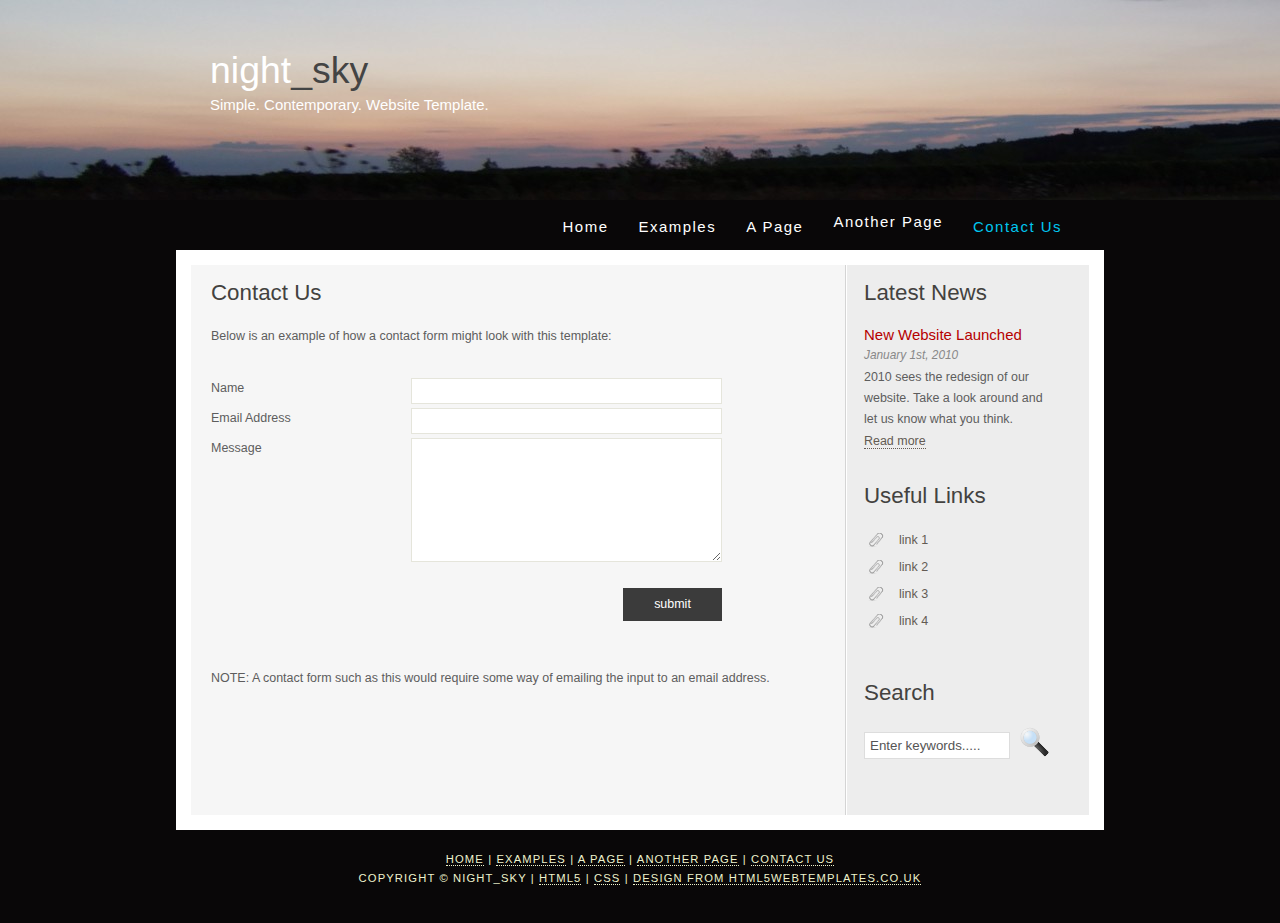
<file: contact.html>
<!DOCTYPE HTML>
<html>

<head>
  <title>night_sky - contact us</title>
  <meta name="description" content="website description" />
  <meta name="keywords" content="website keywords, website keywords" />
  <meta http-equiv="content-type" content="text/html; charset=windows-1252" />
  <link rel="stylesheet" type="text/css" href="style/style.css" />
</head>

<body>
  <div id="main">
    <div id="header">
      <div id="logo">
        <div id="logo_text">
          <!-- class="logo_colour", allows you to change the colour of the text -->
          <h1><a href="index.html">night<span class="logo_colour">_sky</span></a></h1>
          <h2>Simple. Contemporary. Website Template.</h2>
        </div>
      </div>
      <div id="menubar">
        <ul id="menu">
          <!-- put class="selected" in the li tag for the selected page - to highlight which page you're on -->
          <li><a href="index.html">Home</a></li>
          <li><a href="examples.html">Examples</a></li>
          <li><a href="page.html">A Page</a></li>
          <li><a href="another_page.html">Another Page</a></li>
          <li class="selected"><a href="contact.html">Contact Us</a></li>
        </ul>
      </div>
    </div>
    <div id="site_content">
      <div class="sidebar">
        <h1>Latest News</h1>
        <h4>New Website Launched</h4>
        <h5>January 1st, 2010</h5>
        <p>2010 sees the redesign of our website. Take a look around and let us know what you think.<br /><a href="#">Read more</a></p>
        <h1>Useful Links</h1>
        <ul>
          <li><a href="#">link 1</a></li>
          <li><a href="#">link 2</a></li>
          <li><a href="#">link 3</a></li>
          <li><a href="#">link 4</a></li>
        </ul>
        <h1>Search</h1>
        <form method="post" action="#" id="search_form">
          <p>
            <input class="search" type="text" name="search_field" value="Enter keywords....." />
            <input name="search" type="image" style="border: 0; margin: 0 0 -9px 5px;" src="style/search.png" alt="Search" title="Search" />
          </p>
        </form>
      </div>
      <div id="content">
        <h1>Contact Us</h1>
        <p>Below is an example of how a contact form might look with this template:</p>
        <form action="#" method="post">
          <div class="form_settings">
            <p><span>Name</span><input class="contact" type="text" name="your_name" value="" /></p>
            <p><span>Email Address</span><input class="contact" type="text" name="your_email" value="" /></p>
            <p><span>Message</span><textarea class="contact textarea" rows="8" cols="50" name="your_enquiry"></textarea></p>
            <p style="padding-top: 15px"><span>&nbsp;</span><input class="submit" type="submit" name="contact_submitted" value="submit" /></p>
          </div>
        </form>
        <p><br /><br />NOTE: A contact form such as this would require some way of emailing the input to an email address.</p>
      </div>
    </div>
    <div id="footer">
      <p><a href="index.html">Home</a> | <a href="examples.html">Examples</a> | <a href="page.html">A Page</a> | <a href="another_page.html">Another Page</a> | <a href="contact.html">Contact Us</a></p>
      <p>Copyright &copy; night_sky | <a href="http://validator.w3.org/check?uri=referer">HTML5</a> | <a href="http://jigsaw.w3.org/css-validator/check/referer">CSS</a> | <a href="http://www.html5webtemplates.co.uk">design from HTML5webtemplates.co.uk</a></p>
    </div>
  </div>
</body>
</html>
</file>
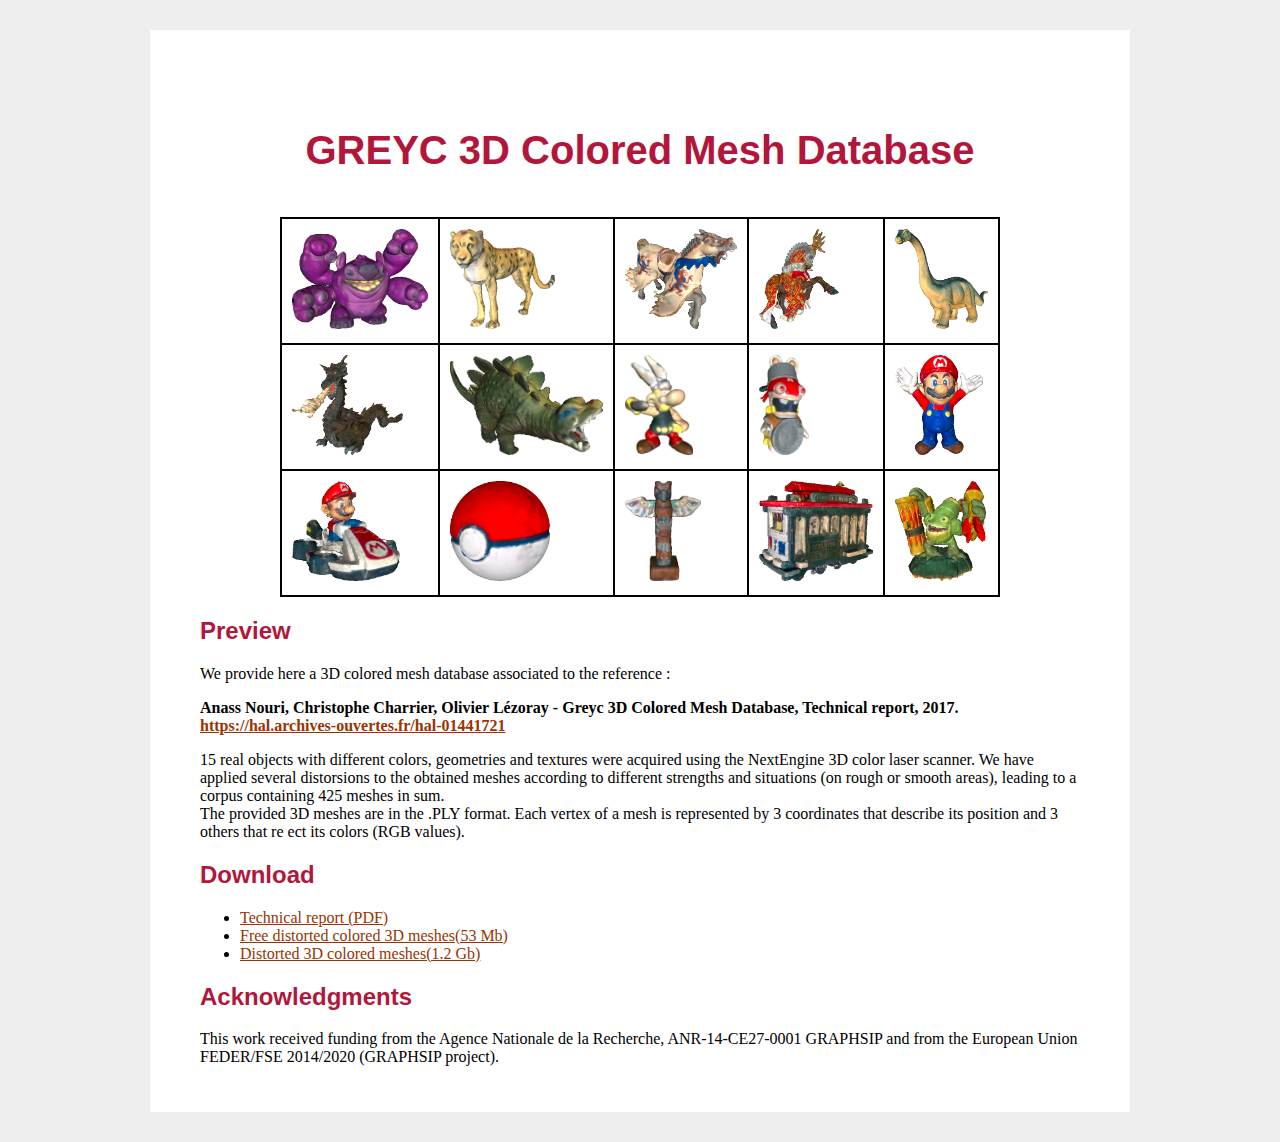
<file: database.html>
<!DOCTYPE html>
<html lang="en-US">
<head>
  <meta http-equiv="Content-Type" content="text/html; charset=utf-8">
  <meta charset="UTF-8">
  <link href="style_database.css" rel="stylesheet" media="all">
  <title>Greyc 3D Colored Mesh Database</title>
</head>

<body>
<h1 align="center" style="color:#B2173B">GREYC 3D Colored Mesh Database</h1>

<div >
  <table align="center">
    <tr>
      <td>
           <img height="100" src="image_database/4main00.png"/>
      </td>
      <td>
           <img height="100" src="image_database/jaguar00.png"/>
      </td>
      <td>
           <img height="100" src="image_database/cheval_blanc_simp00.png"/>
      </td>
      <td>
           <img height="100" width="80" src="image_database/cheval_rouge00.png"/>
      </td>
      <td>
           <img height="100" src="image_database/dinosaur_long_vert00.png"/>
      </td>       
    </tr>

        <tr>
      <td>
           <img height="100" src="image_database/dragon_geom00.png"/>
      </td>
      <td>
           <img height="100" src="image_database/dyno_vert.png"/>
      </td>
      <td>
           <img height="100" src="image_database/asterix00.png"/>
      </td>
      <td>
           <img height="100" width="50" src="image_database/lapin00.png"/>
      </td>
      <td>
           <img height="100" src="image_database/mario_debout00.png"/>
      </td>       
    </tr>

        <tr>
      <td>
           <img height="100" src="image_database/mario_petite_voiture00.png"/>
      </td>
      <td>
           <img height="100" src="image_database/pokemon_ball00.png"/>
      </td>
      <td>
           <img height="100" src="image_database/statue00.png"/>
      </td>

      <td>
           <img height="100" src="image_database/cable_car00.png"/>
      </td>
      
      <td>
           <img height="100" src="image_database/monstre_crayon_simp00.png"/>
      </td>
          
    </tr>
 

  </table>
  
</div>  

 
<h2 style="color:#B2173B">Preview</h2>
<div>
  <p>
    We provide here a 3D colored mesh database associated to the reference :
  </p>

  <p class="reference">
     Anass Nouri, Christophe Charrier, Olivier Lézoray - Greyc 3D Colored Mesh Database, Technical report, 2017.
     <a href="https://hal.archives-ouvertes.fr/hal-01441721">https://hal.archives-ouvertes.fr/hal-01441721</a>
  </p>

  <p>15 real objects with different colors, geometries and textures were acquired using the NextEngine 3D color laser scanner. We have applied several distorsions to the obtained meshes according to different strengths and situations (on rough or smooth areas), leading to a corpus containing 425 meshes in sum.</br>
The provided 3D meshes are in the .PLY format. Each vertex of a mesh is represented by 3 coordinates that
describe its position and 3 others that re
ect its colors (RGB values). 
</p>

 
</div>

<h2 style="color:#B2173B">Download</h2>

<ul>
  <li>
    <a href="https://hal.archives-ouvertes.fr/hal-01441721/file/Technical_report.pdf">Technical report (PDF)</a>
  </li>
    <li>
    <a href="https://downloads.greyc.fr/Greyc3DColoredMeshDatabase/Reference_3D_colored_meshes.zip">Free distorted colored 3D meshes(53 Mb)</a>
  </li>
     <li>
    <a href="https://downloads.greyc.fr/Greyc3DColoredMeshDatabase/Distorted_3D_colored_meshes.zip">Distorted 3D colored meshes(1.2 Gb)</a>
  </li>
</ul>  
 

<h2 style="color:#B2173B">Acknowledgments</h2>

<p>
  This work received funding from the Agence Nationale de la Recherche, ANR-14-CE27-0001 GRAPHSIP and from the European Union FEDER/FSE 2014/2020 (GRAPHSIP project).
</p>

</body>
</html>
</file>
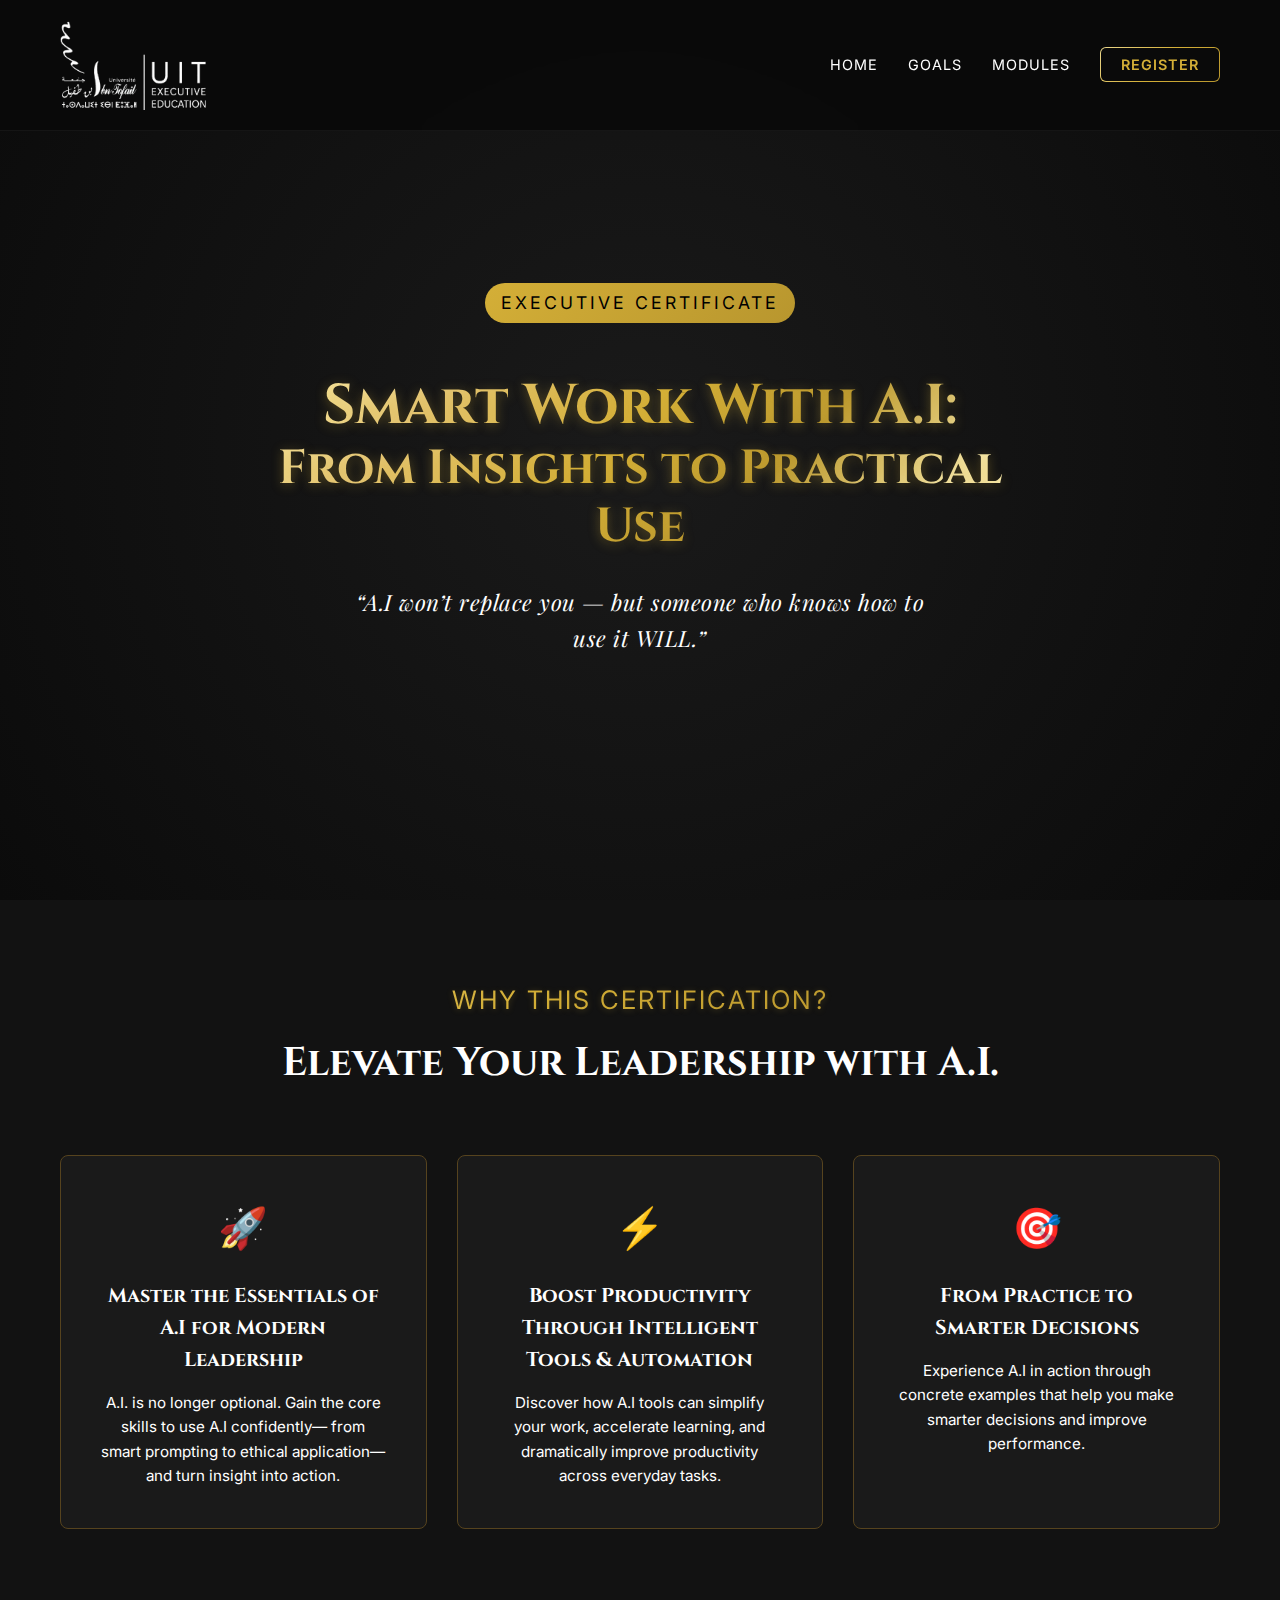
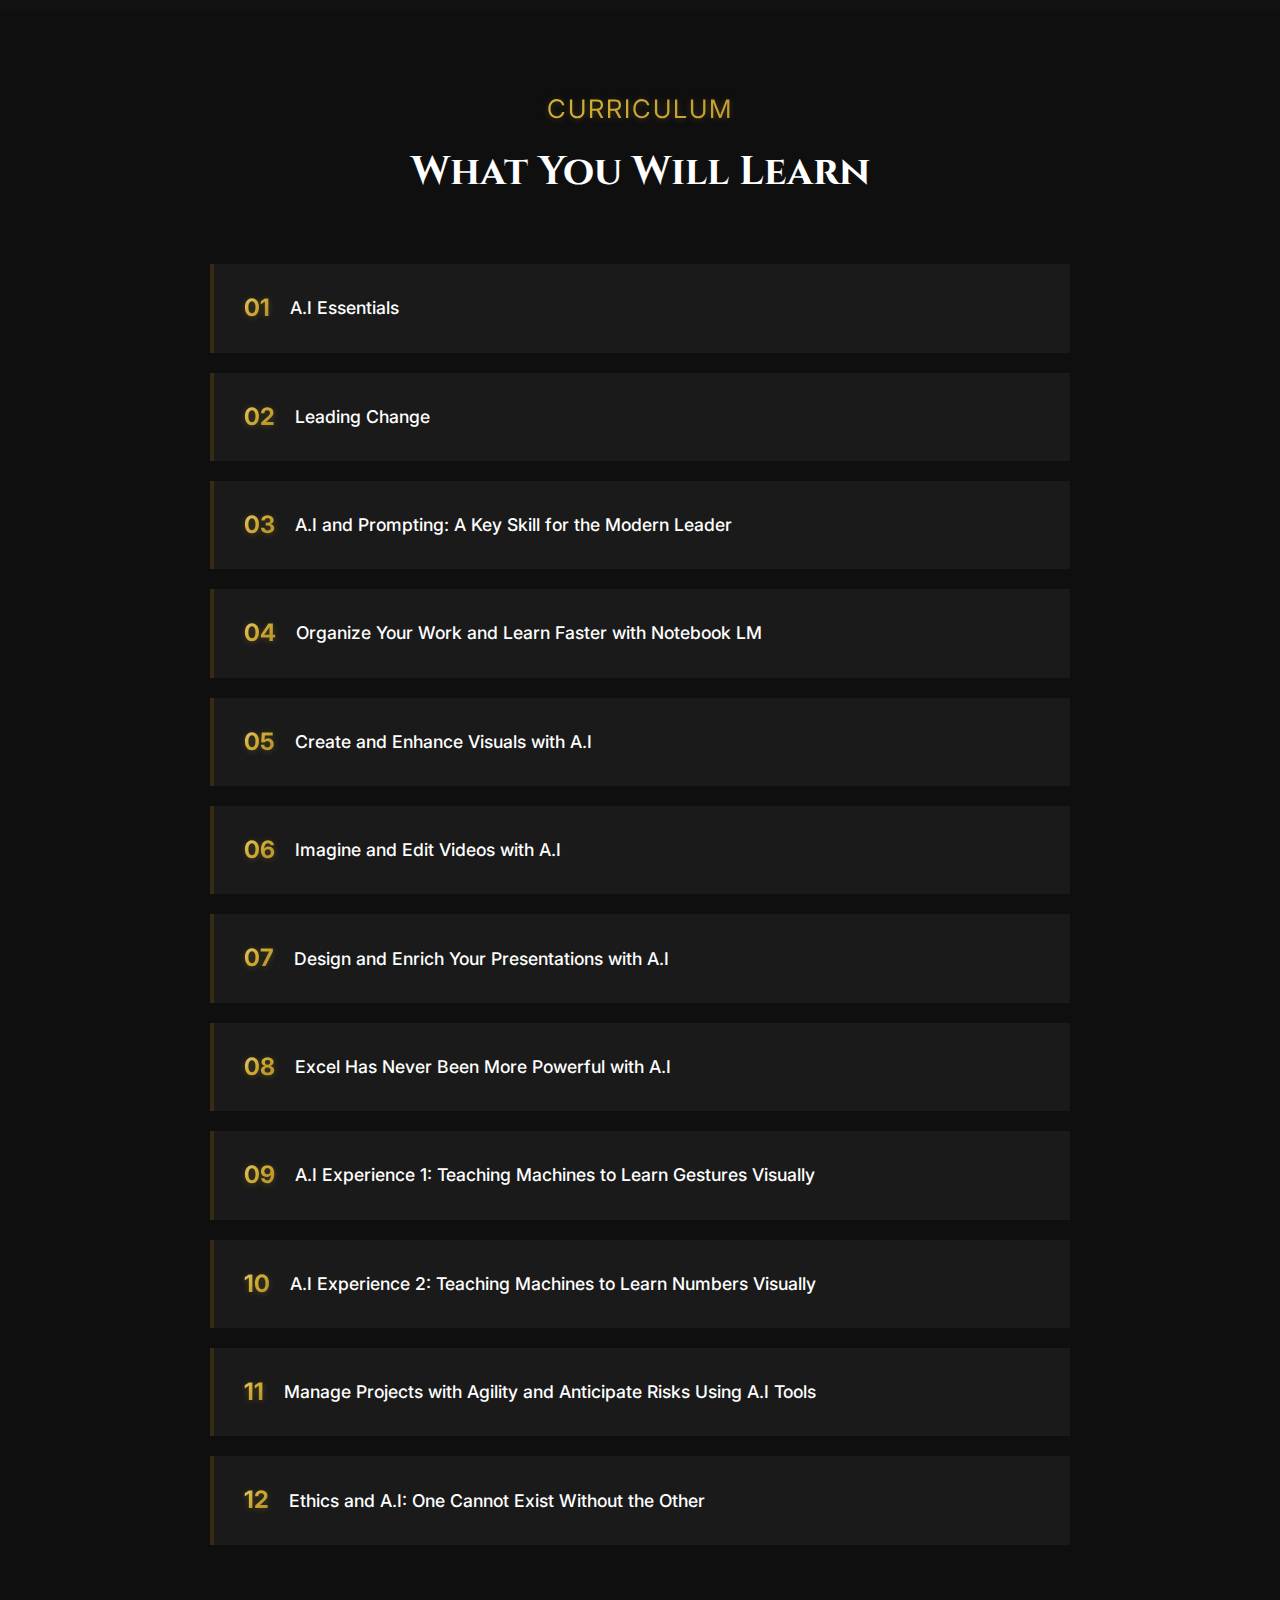
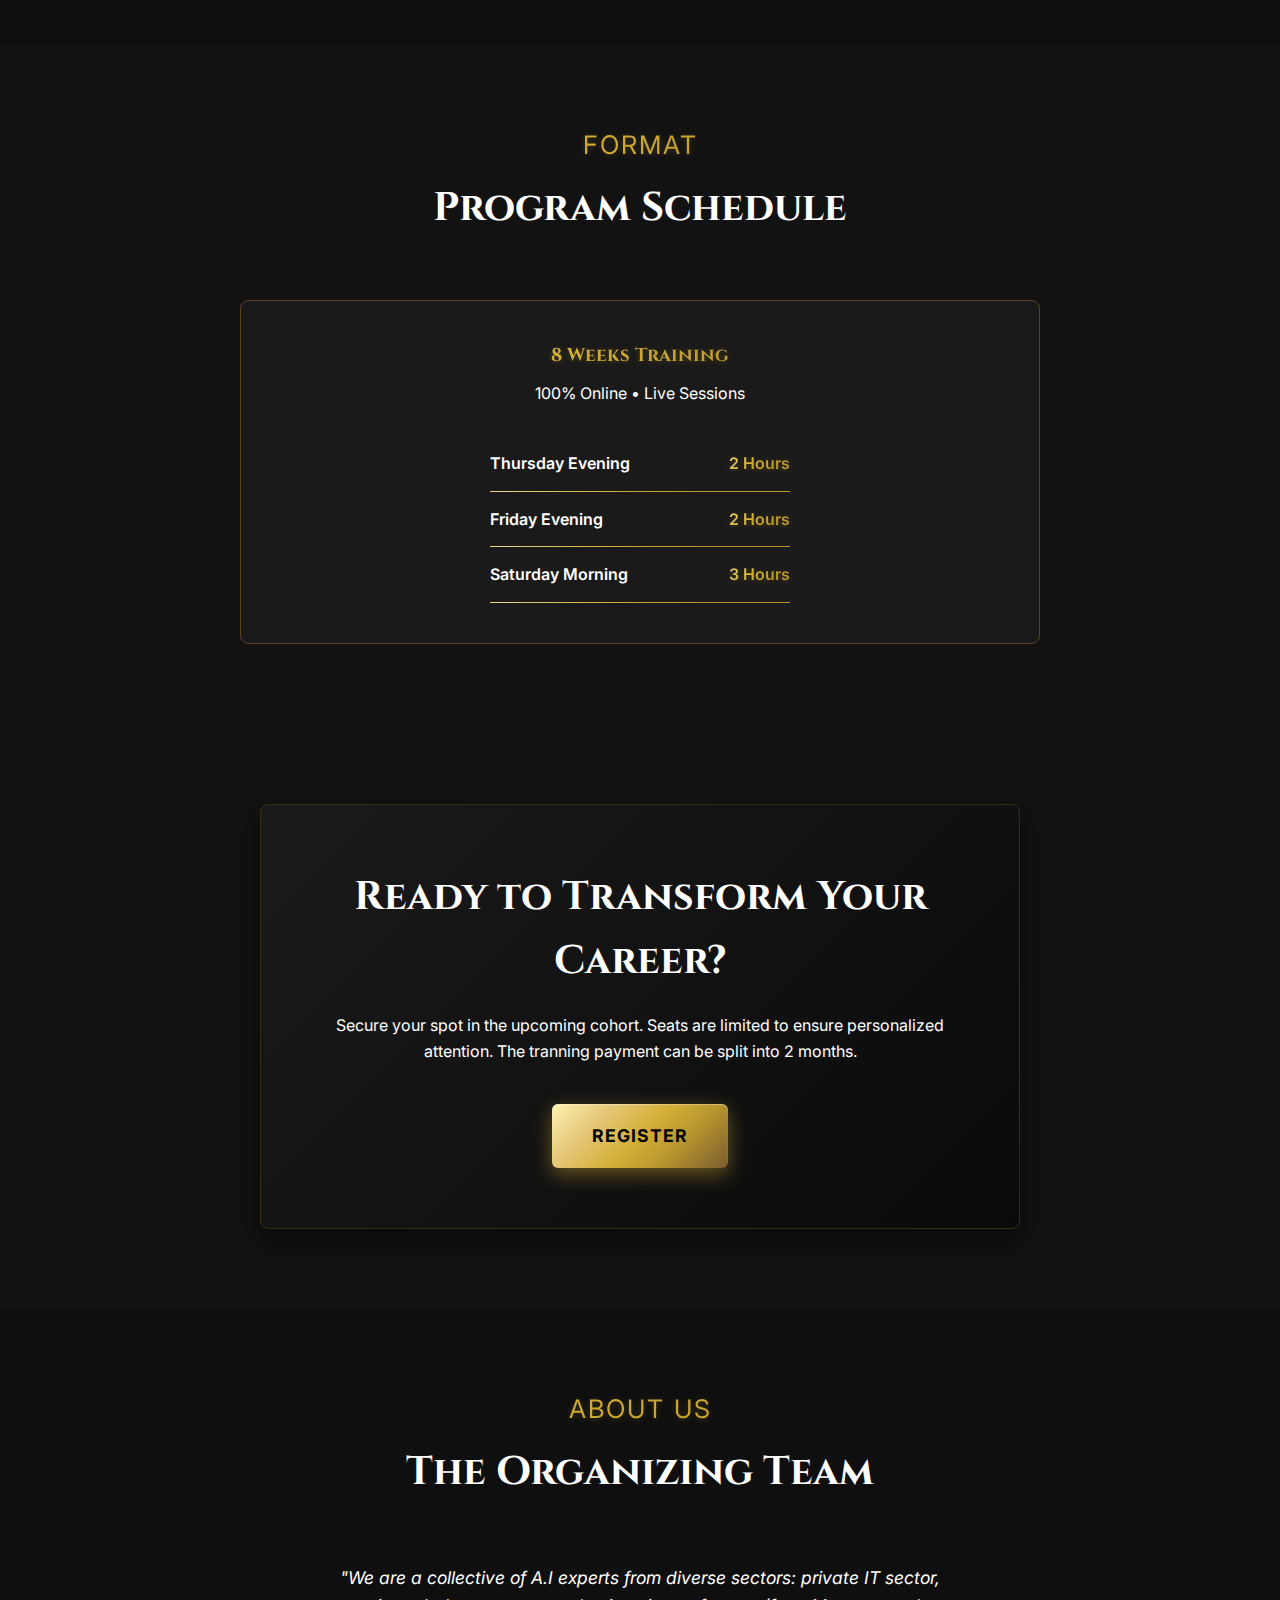
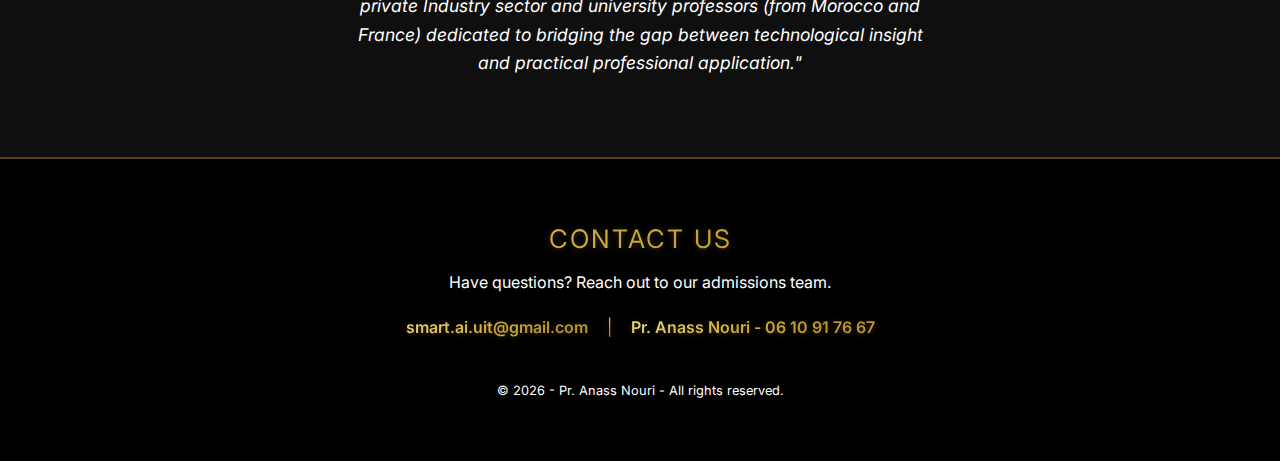
<file: executive_certificate.html>
<!DOCTYPE html>
<html lang="en">

<head>
    <meta charset="UTF-8">
    <meta name="viewport" content="width=device-width, initial-scale=1.0">
    <title>Smart Work With A.I: From Insights to Practical Use</title>
    <meta name="description"
        content="Executive Certification focused on Artificial Intelligence tools. Master AI for productivity and decision making.">

    <!-- Fonts -->
    <link rel="preconnect" href="https://fonts.googleapis.com">
    <link rel="preconnect" href="https://fonts.gstatic.com" crossorigin>
    <link
        href="https://fonts.googleapis.com/css2?family=Cinzel:wght@400;700&family=Inter:wght@300;400;600&family=Playfair+Display:wght@400;700&display=swap"
        rel="stylesheet">

    <!-- Styles -->
    <link rel="stylesheet" href="style.css">
    <link rel="stylesheet" href="responsive.css">
</head>

<body>

    <!-- Landscape Warning Overlay -->
    <div id="rotate-warning">
        <div class="rotate-icon">⟳</div>
        <p>Please rotate your device to landscape mode for the best experience.</p>
    </div>

    <!-- Navigation (Simple Sticky) -->
    <nav id="navbar">
        <div class="container nav-container">
            <a href="#hero" class="logo-link">
                <img src="logo.png" alt="Smart Work A.I." class="logo-img">
            </a>
            <ul class="nav-links">
                <li><a href="#hero">Home</a></li>
                <li><a href="#goals">Goals</a></li>
                <li><a href="#modules">Modules</a></li>
                <li><a href="#register" class="nav-cta">Register</a></li>

            </ul>
        </div>
    </nav>

    <!-- Hero Section -->
    <header id="hero">
        <div class="container hero-content">
            <span class="hero-tagline">Executive Certificate</span>
            <h1 class="hero-title">
                Smart Work With A.I:
                <span>From Insights to Practical Use</span>
            </h1>
            <p class="hero-quote">
                “A.I won’t replace you — but someone who knows how to use it WILL.”
            </p>
            <!-- <a href="#register" class="btn-gold">Register Now</a>-->
        </div>
    </header>

    <!-- Goals & Overview -->
    <section id="goals">
        <div class="container">
            <div class="section-header">
                <span class="section-subtitle">Why This Certification?</span>
                <h2 class="section-title">Elevate Your Leadership with A.I.</h2>
            </div>

            <div class="goals-grid">
                <div class="goal-card">
                    <div class="goal-icon">🚀</div>
                    <h3 class="goal-title">Master the Essentials of A.I for Modern Leadership</h3>
                    <p class="goal-desc">A.I. is no longer optional. Gain the core skills to use A.I confidently— from
                        smart prompting to ethical application— and turn insight into action.</p>
                </div>
                <div class="goal-card">
                    <div class="goal-icon">⚡</div>
                    <h3 class="goal-title">Boost Productivity Through Intelligent Tools & Automation</h3>
                    <p class="goal-desc">Discover how A.I tools can simplify your work, accelerate learning, and
                        dramatically improve productivity across everyday tasks.</p>
                </div>
                <div class="goal-card">
                    <div class="goal-icon">🎯</div>
                    <h3 class="goal-title">From Practice to Smarter Decisions</h3>
                    <p class="goal-desc">Experience A.I in action through concrete examples that help you make smarter
                        decisions and improve performance.</p>
                </div>
            </div>
        </div>
    </section>

    <!-- Modules / Curriculum -->
    <section id="modules" style="background-color: #0f0f0f;">
        <div class="container modules-container">
            <div class="section-header">
                <span class="section-subtitle">Curriculum</span>
                <h2 class="section-title">What You Will Learn</h2>
            </div>

            <div class="module-item">
                <span class="module-number">01</span>
                <span class="module-title">A.I Essentials</span>
            </div>
            <div class="module-item">
                <span class="module-number">02</span>
                <span class="module-title">Leading Change</span>
            </div>
            <div class="module-item">
                <span class="module-number">03</span>
                <span class="module-title">A.I and Prompting: A Key Skill for the Modern Leader</span>
            </div>
            <div class="module-item">
                <span class="module-number">04</span>
                <span class="module-title">Organize Your Work and Learn Faster with Notebook LM</span>
            </div>
            <div class="module-item">
                <span class="module-number">05</span>
                <span class="module-title">Create and Enhance Visuals with A.I</span>
            </div>
            <div class="module-item">
                <span class="module-number">06</span>
                <span class="module-title">Imagine and Edit Videos with A.I</span>
            </div>
            <div class="module-item">
                <span class="module-number">07</span>
                <span class="module-title">Design and Enrich Your Presentations with A.I</span>
            </div>
            <div class="module-item">
                <span class="module-number">08</span>
                <span class="module-title">Excel Has Never Been More Powerful with A.I</span>
            </div>
            <div class="module-item">
                <span class="module-number">09</span>
                <span class="module-title">A.I Experience 1: Teaching Machines to Learn Gestures Visually</span>
            </div>
            <div class="module-item">
                <span class="module-number">10</span>
                <span class="module-title">A.I Experience 2: Teaching Machines to Learn Numbers Visually</span>
            </div>
            <div class="module-item">
                <span class="module-number">11</span>
                <span class="module-title">Manage Projects with Agility and Anticipate Risks Using A.I Tools</span>
            </div>
            <div class="module-item">
                <span class="module-number">12</span>
                <span class="module-title">Ethics and A.I: One Cannot Exist Without the Other</span>
            </div>
        </div>
    </section>

    <!-- Duration & Format -->
    <section id="duration">
        <div class="container">
            <div class="section-header">
                <span class="section-subtitle">Format</span>
                <h2 class="section-title">Program Schedule</h2>
            </div>
            <div class="duration-card">
                <h3 class="gold-shiny" style="margin-bottom: 10px;">8 Weeks Training</h3>
                <p style="color: #fff;">100% Online • Live Sessions</p>

                <div class="schedule-list">
                    <div class="schedule-item">
                        <span class="schedule-day">Thursday Evening</span>
                        <span class="schedule-time">2 Hours</span>
                    </div>
                    <div class="schedule-item">
                        <span class="schedule-day">Friday Evening</span>
                        <span class="schedule-time">2 Hours</span>
                    </div>
                    <div class="schedule-item">
                        <span class="schedule-day">Saturday Morning</span>
                        <span class="schedule-time">3 Hours</span>
                    </div>
                </div>
            </div>
        </div>
    </section>

    <!-- Registration -->
    <section id="register">
        <div class="container" style="max-width: 800px;">
            <div class="registration-box">
                <h2 class="section-title" style="margin-bottom: 20px;">Ready to Transform Your Career?</h2>
                <p style="color: var(--text-muted); margin-bottom: 40px;">
                    Secure your spot in the upcoming cohort. Seats are limited to ensure personalized attention. The tranning payment can be split into 2 months.
                </p>
                <a href="https://docs.google.com/forms/d/e/1FAIpQLSxxxx/viewform" target="_blank" class="btn-gold"
                    style="font-size: 1.1rem; padding: 18px 40px;">
                    Register
                </a>
            </div>
        </div>
    </section>

    <!-- Who We Are -->
    <section id="team" style="background-color: #0f0f0f;">
        <div class="container">
            <div class="section-header">
                <span class="section-subtitle">About Us</span>
                <h2 class="section-title">The Organizing Team</h2>
            </div>
            <div class="team-member">
                <p class="team-desc">
                    "We are a collective of A.I experts from diverse sectors: private IT sector, private Industry sector
                    and university professors (from Morocco and France) dedicated to bridging the
                    gap between technological insight and practical professional application."
                </p>
            </div>
        </div>
    </section>

    <!-- Footer / Contact -->
    <footer>
        <div class="container footer-contact">
            <span class="section-subtitle">Contact us</span>
            <p>Have questions? Reach out to our admissions team.</p>
            <div style="margin-top: 20px;">
                <a href="mailto:smart.ai.uit@gmail.com" class="contact-link">smart.ai.uit@gmail.com</a>
                <span class="gold-shiny">|</span>
                <a href="Pr. Anass Nouri - 06 10 91 76 67" class="contact-link">Pr. Anass Nouri - 06 10 91 76 67</a>
            </div>
            <p style="margin-top: 40px; font-size: 0.8rem; opacity: 1; color: #fff;">
                &copy; 2026 - Pr. Anass Nouri - All rights reserved.
            </p>
        </div>
    </footer>

    <script src="script.js"></script>
</body>

</html>
</file>
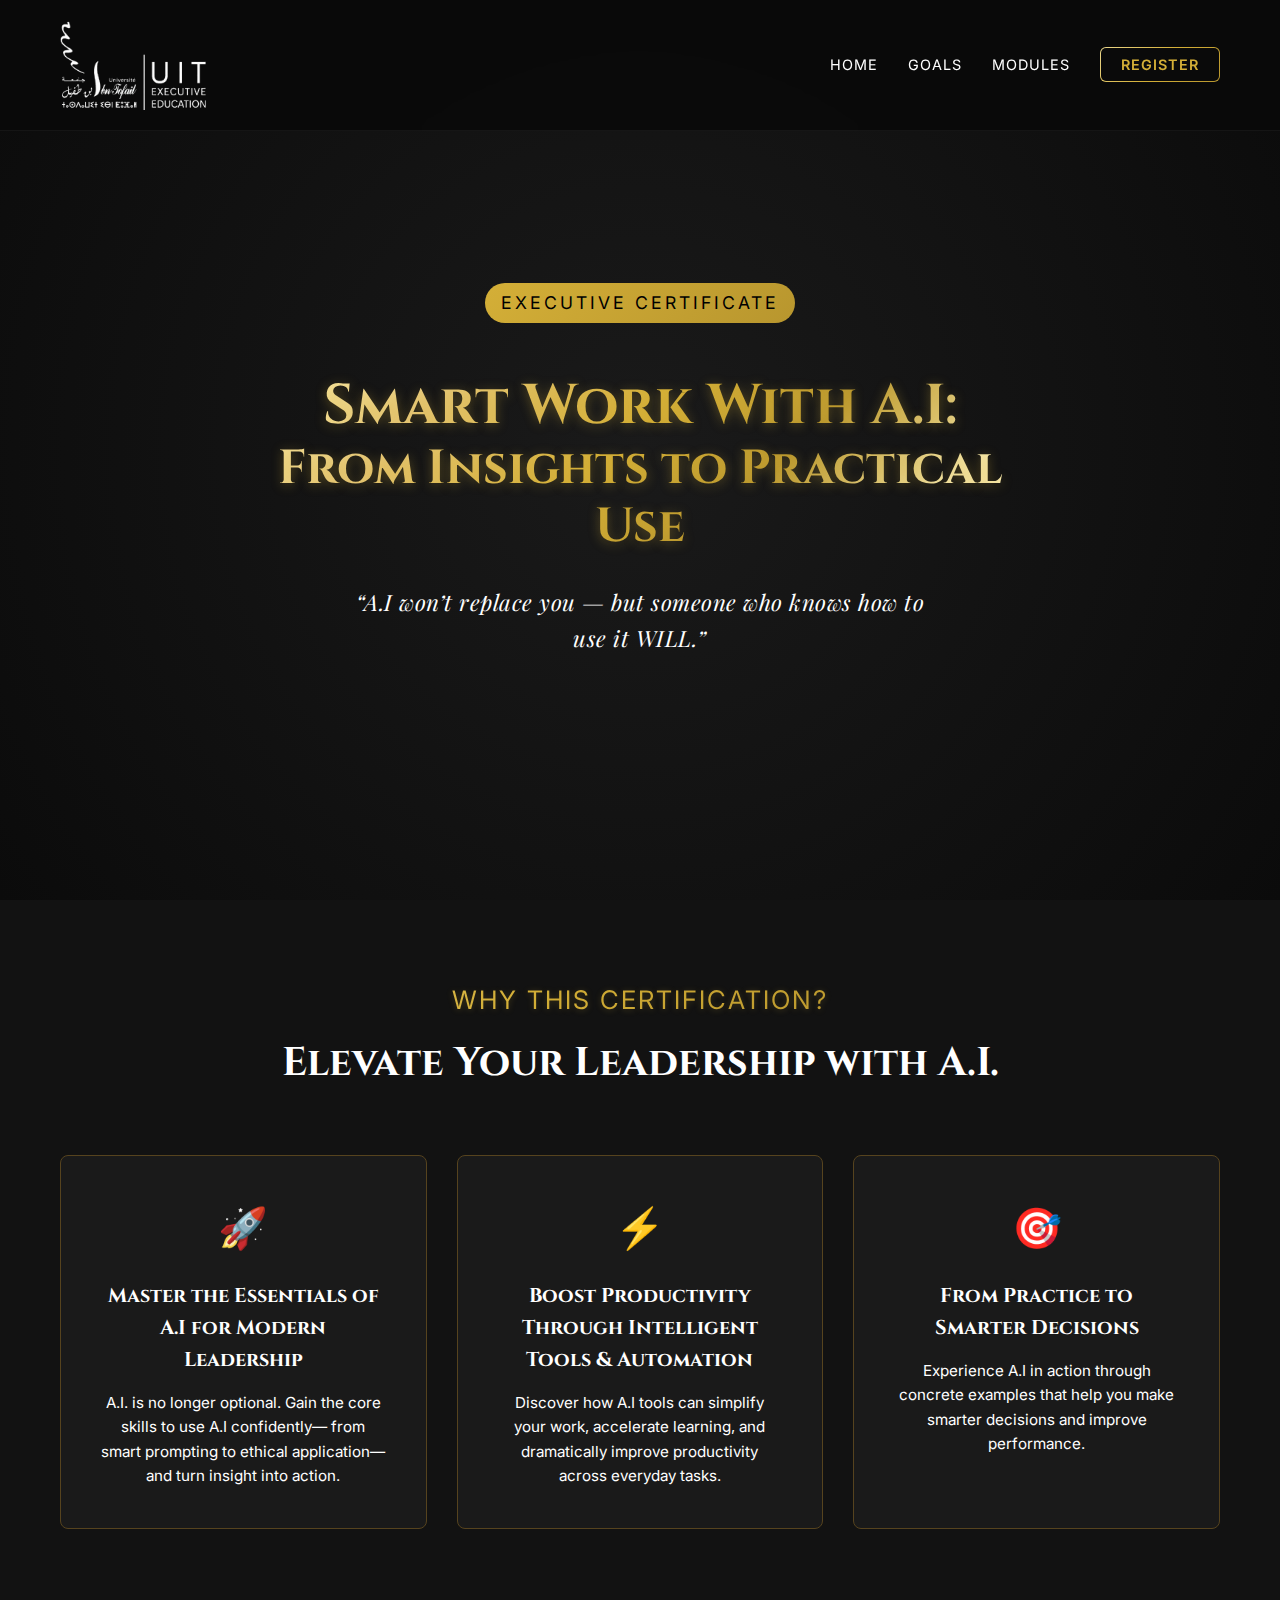
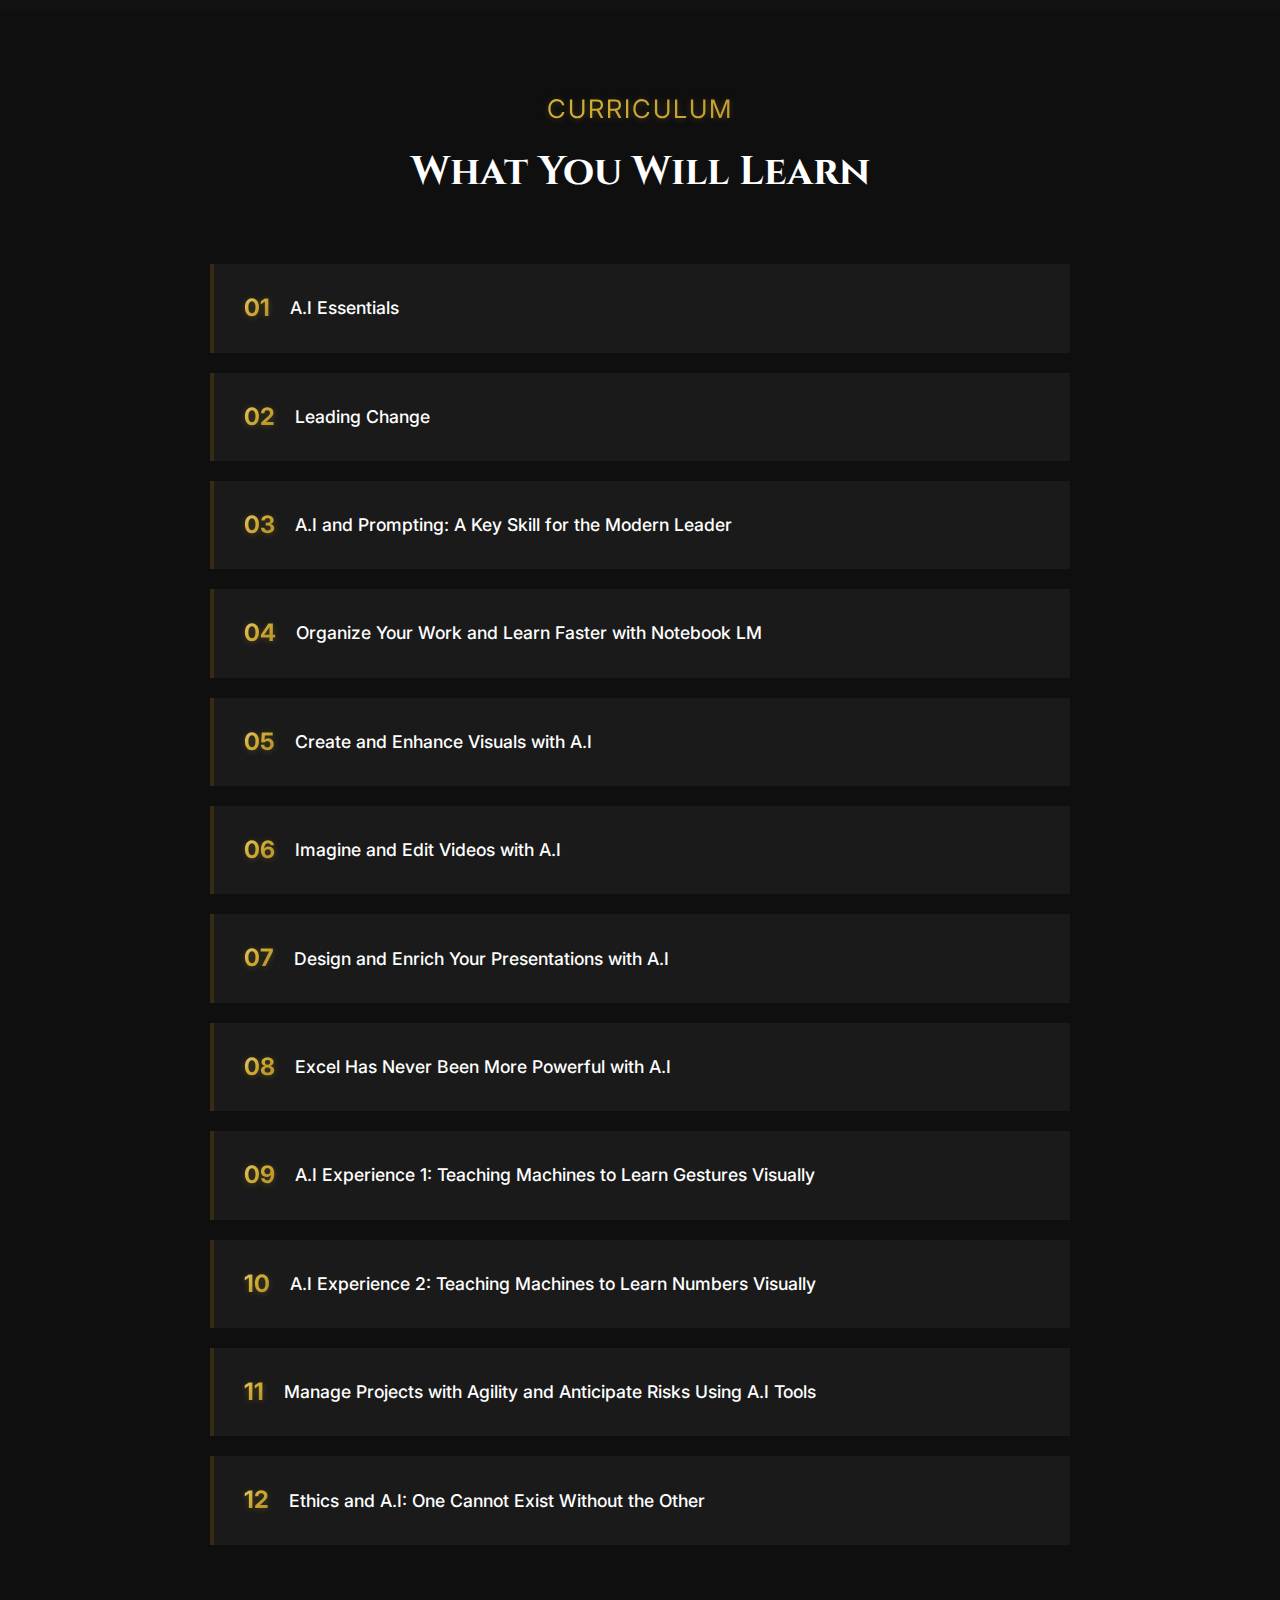
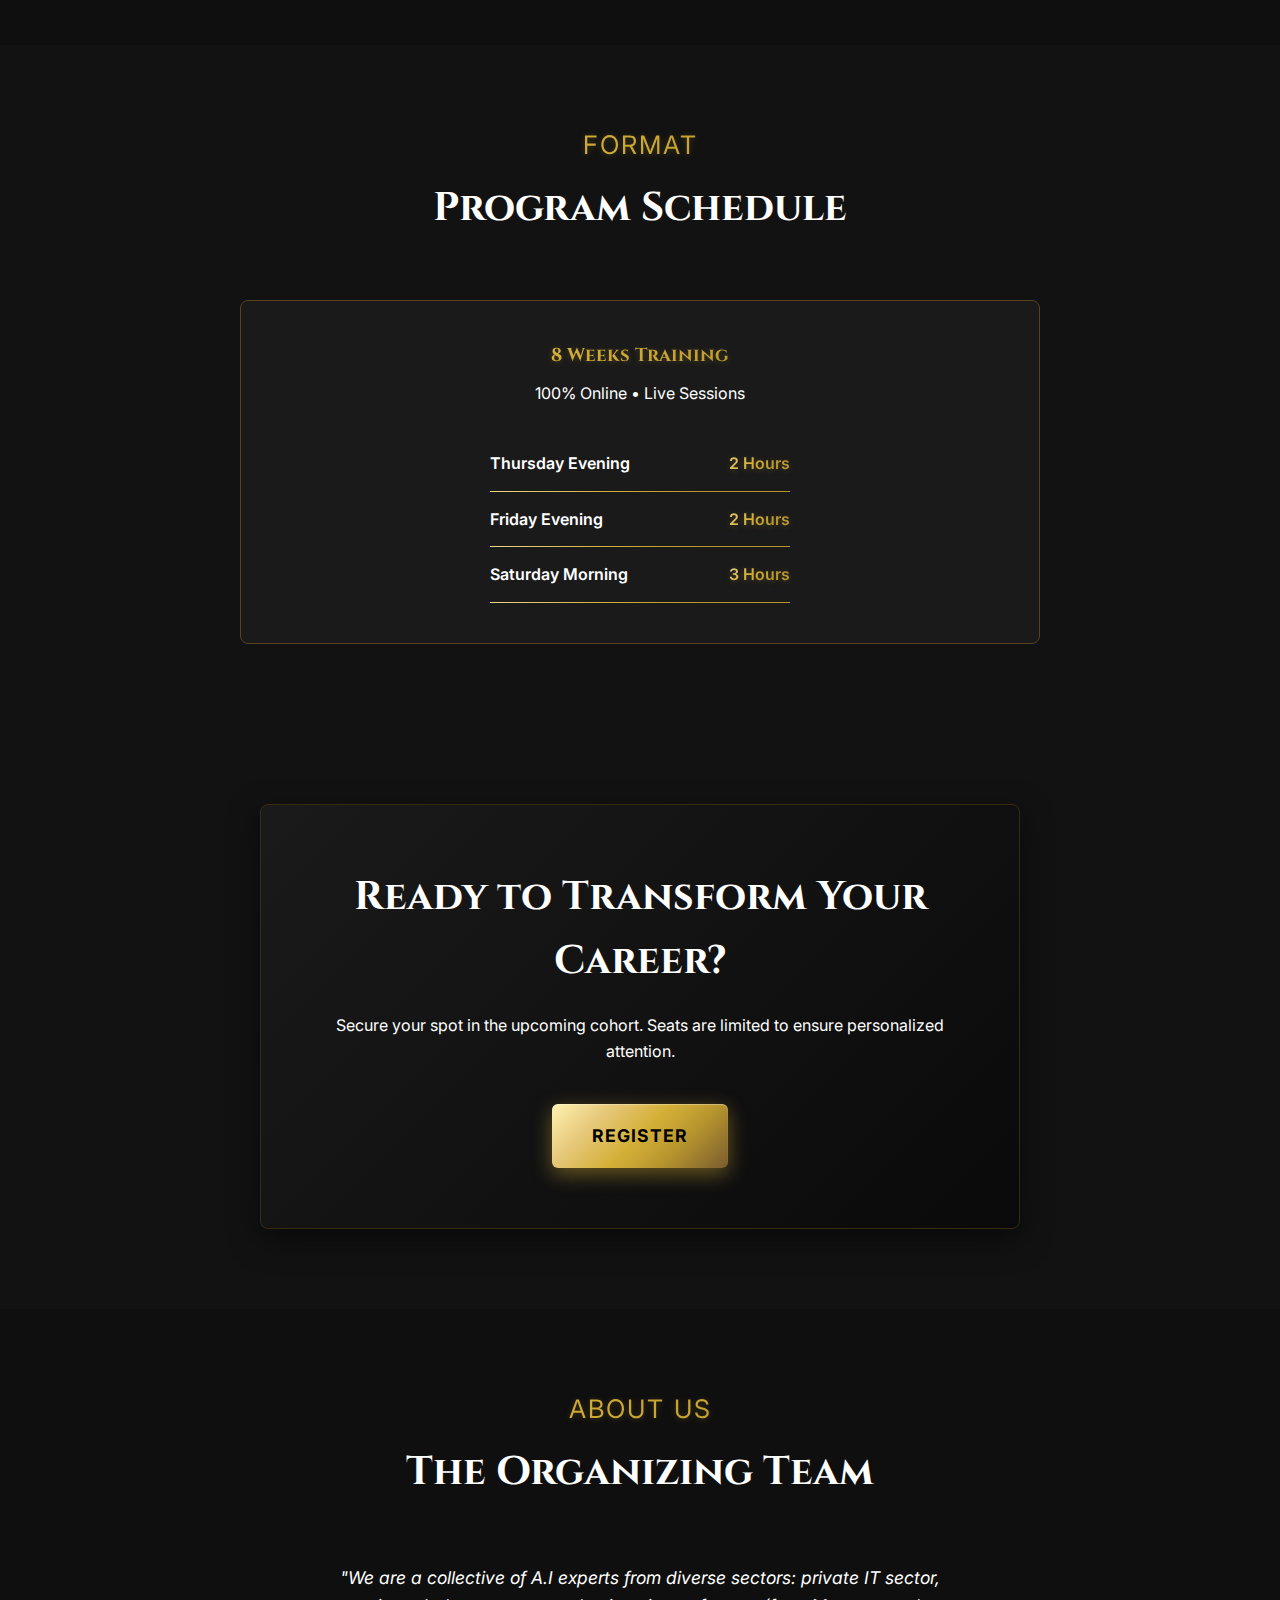
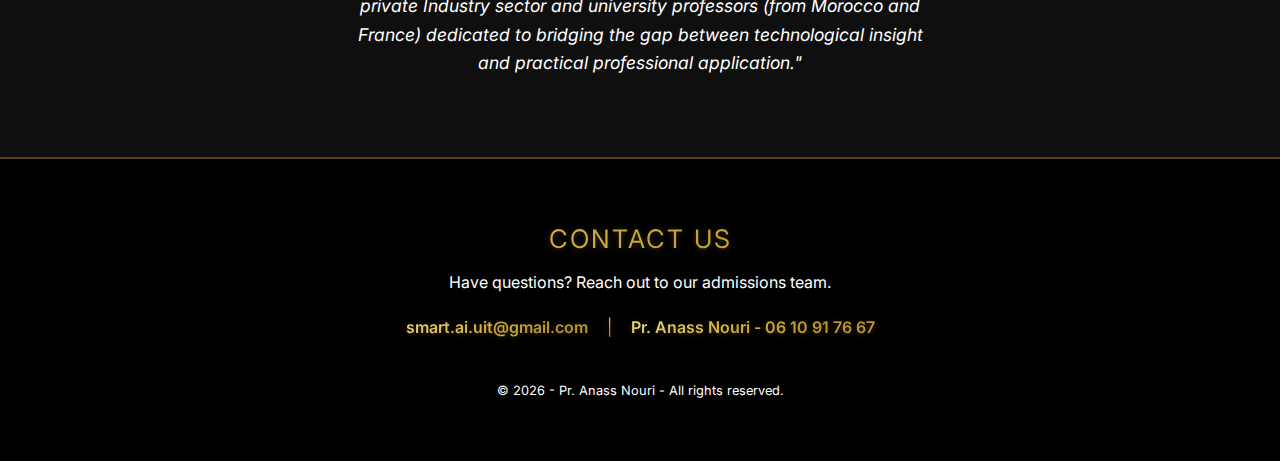
<file: executive_certificate_old.html>
<!DOCTYPE html>
<html lang="en">

<head>
    <meta charset="UTF-8">
    <meta name="viewport" content="width=device-width, initial-scale=1.0">
    <title>Smart Work With A.I: From Insights to Practical Use</title>
    <meta name="description"
        content="Executive Certification focused on Artificial Intelligence tools. Master AI for productivity and decision making.">

    <!-- Fonts -->
    <link rel="preconnect" href="https://fonts.googleapis.com">
    <link rel="preconnect" href="https://fonts.gstatic.com" crossorigin>
    <link
        href="https://fonts.googleapis.com/css2?family=Cinzel:wght@400;700&family=Inter:wght@300;400;600&family=Playfair+Display:wght@400;700&display=swap"
        rel="stylesheet">

    <!-- Styles -->
    <link rel="stylesheet" href="style.css">
</head>

<body>

    <!-- Navigation (Simple Sticky) -->
    <nav id="navbar">
        <div class="container nav-container">
            <a href="#hero" class="logo-link">
                <img src="logo.png" alt="Smart Work A.I." class="logo-img">
            </a>
            <ul class="nav-links">
                <li><a href="#hero">Home</a></li>
                <li><a href="#goals">Goals</a></li>
                <li><a href="#modules">Modules</a></li>
                <li><a href="#register" class="nav-cta">Register</a></li>

            </ul>
        </div>
    </nav>

    <!-- Hero Section -->
    <header id="hero">
        <div class="container hero-content">
            <span class="hero-tagline">Executive Certificate</span>
            <h1 class="hero-title">
                Smart Work With A.I:
                <span>From Insights to Practical Use</span>
            </h1>
            <p class="hero-quote">
                “A.I won’t replace you — but someone who knows how to use it WILL.”
            </p>
           <!-- <a href="#register" class="btn-gold">Register Now</a>-->
        </div>
    </header>

    <!-- Goals & Overview -->
    <section id="goals">
        <div class="container">
            <div class="section-header">
                <span class="section-subtitle">Why This Certification?</span>
                <h2 class="section-title">Elevate Your Leadership with A.I.</h2>
            </div>

            <div class="goals-grid">
                <div class="goal-card">
                    <div class="goal-icon">🚀</div>
                    <h3 class="goal-title">Master the Essentials of A.I for Modern Leadership</h3>
                    <p class="goal-desc">A.I. is no longer optional. Gain the core skills to use A.I confidently— from smart prompting to ethical application— and turn insight into action.</p>
                </div>
                <div class="goal-card">
                    <div class="goal-icon">⚡</div>
                    <h3 class="goal-title">Boost Productivity Through Intelligent Tools & Automation</h3>
                    <p class="goal-desc">Discover how A.I tools can simplify your work, accelerate learning, and dramatically improve productivity across everyday tasks.</p>
                </div>
                <div class="goal-card">
                    <div class="goal-icon">🎯</div>
                    <h3 class="goal-title">From Practice to Smarter Decisions</h3>
                    <p class="goal-desc">Experience A.I in action through concrete examples that help you make smarter decisions and improve performance.</p>
                </div>
            </div>
        </div>
    </section>

    <!-- Modules / Curriculum -->
    <section id="modules" style="background-color: #0f0f0f;">
        <div class="container modules-container">
            <div class="section-header">
                <span class="section-subtitle">Curriculum</span>
                <h2 class="section-title">What You Will Learn</h2>
            </div>

            <div class="module-item">
                <span class="module-number">01</span>
                <span class="module-title">A.I Essentials</span>
            </div>
            <div class="module-item">
                <span class="module-number">02</span>
                <span class="module-title">Leading Change</span>
            </div>
            <div class="module-item">
                <span class="module-number">03</span>
                <span class="module-title">A.I and Prompting: A Key Skill for the Modern Leader</span>
            </div>
            <div class="module-item">
                <span class="module-number">04</span>
                <span class="module-title">Organize Your Work and Learn Faster with Notebook LM</span>
            </div>
            <div class="module-item">
                <span class="module-number">05</span>
                <span class="module-title">Create and Enhance Visuals with A.I</span>
            </div>
            <div class="module-item">
                <span class="module-number">06</span>
                <span class="module-title">Imagine and Edit Videos with A.I</span>
            </div>
            <div class="module-item">
                <span class="module-number">07</span>
                <span class="module-title">Design and Enrich Your Presentations with A.I</span>
            </div>
            <div class="module-item">
                <span class="module-number">08</span>
                <span class="module-title">Excel Has Never Been More Powerful with A.I</span>
            </div>
            <div class="module-item">
                <span class="module-number">09</span>
                <span class="module-title">A.I Experience 1: Teaching Machines to Learn Gestures Visually</span>
            </div>
            <div class="module-item">
                <span class="module-number">10</span>
                <span class="module-title">A.I Experience 2: Teaching Machines to Learn Numbers Visually</span>
            </div>
            <div class="module-item">
                <span class="module-number">11</span>
                <span class="module-title">Manage Projects with Agility and Anticipate Risks Using A.I Tools</span>
            </div>
            <div class="module-item">
                <span class="module-number">12</span>
                <span class="module-title">Ethics and A.I: One Cannot Exist Without the Other</span>
            </div>
        </div>
    </section>

    <!-- Duration & Format -->
    <section id="duration">
        <div class="container">
            <div class="section-header">
                <span class="section-subtitle">Format</span>
                <h2 class="section-title">Program Schedule</h2>
            </div>
            <div class="duration-card">
               <h3 class="gold-shiny" style="margin-bottom: 10px;">8 Weeks Training</h3>
                <p style="color: #fff;">100% Online • Live Sessions</p>

                <div class="schedule-list">
                    <div class="schedule-item">
                        <span class="schedule-day">Thursday Evening</span>
                        <span class="schedule-time">2 Hours</span>
                    </div>
                    <div class="schedule-item">
                        <span class="schedule-day">Friday Evening</span>
                        <span class="schedule-time">2 Hours</span>
                    </div>
                    <div class="schedule-item">
                        <span class="schedule-day">Saturday Morning</span>
                        <span class="schedule-time">3 Hours</span>
                    </div>
                </div>
            </div>
        </div>
    </section>

    <!-- Registration -->
    <section id="register">
        <div class="container" style="max-width: 800px;">
            <div class="registration-box">
                <h2 class="section-title" style="margin-bottom: 20px;">Ready to Transform Your Career?</h2>
                <p style="color: var(--text-muted); margin-bottom: 40px;">
                    Secure your spot in the upcoming cohort. Seats are limited to ensure personalized attention.
                </p>
                <a href="https://forms.gle/BA69bDxt161GW2z89" target="_blank" class="btn-gold"
                    style="font-size: 1.1rem; padding: 18px 40px;">
                    Register
                </a>
            </div>
        </div>
    </section>

    <!-- Who We Are -->
    <section id="team" style="background-color: #0f0f0f;">
        <div class="container">
            <div class="section-header">
                <span class="section-subtitle">About Us</span>
                <h2 class="section-title">The Organizing Team</h2>
            </div>
            <div class="team-member">
                <p class="team-desc">
                    "We are a collective of A.I experts from diverse sectors: private IT sector, private Industry sector and university professors (from Morocco and France) dedicated to bridging the
                    gap between technological insight and practical professional application."
                </p>
            </div>
        </div>
    </section>

    <!-- Footer / Contact -->
    <footer>
        <div class="container footer-contact">
           <span class="section-subtitle">Contact us</span>
            <p>Have questions? Reach out to our admissions team.</p>
            <div style="margin-top: 20px;">
                <a href="mailto:smart.ai.uit@gmail.com" class="contact-link">smart.ai.uit@gmail.com</a>
                <span class="gold-shiny">|</span>
                <a href="Pr. Anass Nouri - 06 10 91 76 67" class="contact-link">Pr. Anass Nouri - 06 10 91 76 67</a>
            </div>
            <p style="margin-top: 40px; font-size: 0.8rem; opacity: 1; color: #fff;">
                &copy; 2026 - Pr. Anass Nouri -  All rights reserved.
            </p>
        </div>
    </footer>

    <script src="script.js"></script>
</body>

</html>
</file>
<file: style/style.css>
html{height: 100%;}

body
{ font-family: "lucida sans", arial, sans-serif;
  padding: 0px;
  margin: 0px;
  font-size: .78em;
  background: #090708;
  color: #5D5D5D;}

p
{ margin: 0px;
  padding: 0px 0px 16px 0px;
  line-height: 1.7em;}

h1, h2, h3, h4, h5, h6 
{ font: normal 179% 'century gothic', arial, sans-serif;
  color: #43423F;
  margin: 0 0 15px 0;
  padding: 15px 0 5px 0;}

h2
{ font: normal 170% 'century gothic', arial, sans-serif;
  color: #B60000;}

h3
{ font: normal 125% 'century gothic', arial, sans-serif;}

h4, h5, h6
{ margin: 0;
  padding: 0 0 5px 0;
  font: normal 120% arial, sans-serif;
  color: #B60000;}

h5, h6
{ font: italic 95% arial, sans-serif;
  color: #888;}

h6
{ color: #362C20;}

a, a:hover
{ border-bottom: 1px dotted;
  color: #635B53;
  text-decoration: none;}

a:hover
{ border-bottom: 1px solid;
  color: #00C5EE;}

img
{ border: 0px; 
  margin: 0px; 
  padding: 0px;}

a
{ outline: none;}

form
{ padding: 0; 
  margin: 0;}

.left
{ float: left;
  margin-right: 10px;}

.right
{ float: right; 
  margin-left: 10px;}

.center
{ display: block;
  text-align: center;
  margin: 0 auto;}

blockquote
{ margin: 20px 0px 20px 0px; 
  padding: 10px 20px 0px 20px;
  border: 1px solid #E5E5DB;
  background: #FFF;}

ul
{ margin: 2px 0px 18px 16px;
  padding: 0px;}

ul li
{ list-style-type: square;
  margin: 0px 0px 6px 0px; 
  padding: 0px;}

ol
{ margin: 8px 0px 0px 24px;
  padding: 0px;}

ol li
{ margin: 0px 0px 11px 0px; 
  padding: 0px;}

#site_content2, #main, #logo, #menubar, #site_content, #footer
{ margin-left: auto; 
  margin-right: auto;}

#main
{ padding-bottom: 40px;}

#header
{ background: transparent url(logo.jpg) no-repeat;}

#logo
{ width: 860px;
  position: relative;
  height: 200px;}

#logo #logo_text 
{ position: absolute; 
  top: 27px;
  left: 0;}

#logo h1, #logo h2
{ font: normal 300% 'century gothic', arial, sans-serif;
  border-bottom: 0;
  text-transform: none;
  margin: 0;}

#logo_text h1, #logo_text h1 a, #logo_text h1 a:hover 
{ padding: 22px 0 0 0;
  color: #FFF;
  text-decoration: none;
  border: 0;}

#logo_text h1 a .logo_colour
{ color: #444;}

#logo_text a:hover .logo_colour
{ color: #FFF;}

#logo_text h2
{ font-size: 120%;
  padding: 4px 0 0 0;
  color: #fff;}

#menubar
{ width: 870px;
  height: 46px;
  padding-top: 4px;
  padding-left: 4px;} 

ul#menu
{ float: right;
  margin: 0px;}

ul#menu li
{ float: left;
  margin: 5px 0 0 0;
  padding: 0 0 0 0px;
  list-style: none;}

ul#menu li a
{ letter-spacing: 0.1em;
  font-family: sans-serif;
  font-size: 120%;
  display: block; 
  float: left; 
  height: 20px;
  text-decoration: none; 
  padding: 9px 15px 5px 15px;
  text-align: center;
  color: #FFF;
  border: none;} 

ul#menu li.selected a
{ height: 20px;
  padding: 7px 15px 4px 15px;}

ul#menu li.selected
{ margin: 7px 0 0 0;}

ul#menu li.selected a, ul#menu li.selected a:hover
{ color: #00C6EF;}

ul#menu li a:hover
{ color: #00C6EF;}

#site_content
{ width: 858px;
  overflow: hidden;
  margin: 0 auto 0 auto;
  padding:  0px 20px 20px 20px;
  background: #F6F6F0 url(back.png) repeat-y;
  border: 15px solid #FFF;} 

  #site_content2
{ width: 858px;
  overflow: hidden;
  margin: 0 auto 0 auto;
   padding:  0px 20px 20px 20px;
  background-color: rgb(255,255,255) ;
   
  border: 15px solid #FFF;} 

.sidebar
{ float: right;
  width: 190px;
  padding: 0 15px 20px 15px;}

.sidebar ul
{ width: 178px; 
  padding: 4px 0 0 0; 
  margin: 4px 0 30px 0;}

.sidebar li
{ list-style: none; 
  padding: 0 0 7px 0; }

.sidebar li a, .sidebar li a:hover
{ padding: 0 0 0 35px;
  display: block;
  background: transparent url(link.png) no-repeat left center;
  border: 0;} 

.sidebar li a.selected
{ color: #444;} 

#content
{ text-align: left;
  width: 613px;
  padding: 0;}

#cl {
    counter-increment: item;
    margin-bottom: 5px;
}
#cl:before {
    margin-right: 10px;
    content: counter(item);
    background: #3364FF;
    border-radius: 100%;
    color: white;
    width: 1.2em;
    text-align: center;
    display: inline-block;
}
#content ul
{ margin: 2px 0 22px 0px;}

#content ul li
{ list-style-type: none;
  background: url(bullet.png) no-repeat;
  margin: 0 0 0 0; 
  padding: 0 0 4px 25px;
  line-height: 1.5em;}

#footer
{ width: 916px;
  font-family: 'trebuchet ms', sans-serif;
  font-size: 90%;
  height: 28px;
  padding: 20px 0 5px 0;
  text-align: center; 
  background: transparent;
  color: #EEF3CD;
  text-transform: uppercase;
  letter-spacing: 0.1em;}

ol {
  list-style: none;

}

button {
    outline: none;
    border: 1px solid #0066cc;
    color: #0066cc;
    font-size: 13px;
    background: #FFF;
 
    padding: 5px 5px;
    margin: 5px;
    border-radius: 2px;
    transition: 0.2s;
    cursor:pointer;
}

#footer p
{ padding: 0;}

#footer a, #footer a:hover
{ color: #EEF3CD;
  text-decoration: none;}

#footer a:hover
{ text-decoration: underline;}

.search
{ color: #555; 
  border: 1px solid #DDD; 
  width: 134px;
  padding: 5px;}
  
.form_settings
{ margin: 15px 0 0 0;}

.form_settings p
{ padding: 0 0 4px 0;}

.form_settings span
{ float: left; 
  width: 200px; 
  text-align: left;}
  
.form_settings input, .form_settings textarea
{ padding: 5px; 
  width: 299px; 
  font: 100% arial; 
  border: 1px solid #E5E5DB; 
  background: #FFF; 
  color: #47433F;}
  
.form_settings .submit
{ font: 100% arial; 
  border: 0; 
  width: 99px; 
  margin: 0 0 0 212px; 
  height: 33px;
  padding: 2px 0 3px 0;
  cursor: pointer; 
  background: #3B3B3B; 
  color: #FFF;}

.form_settings textarea, .form_settings select
{ font: 100% arial; 
  width: 299px;}

.form_settings select
{ width: 310px;}

.form_settings .checkbox
{ margin: 4px 0; 
  padding: 0; 
  width: 14px;
  border: 0;
  background: none;}

.separator
{ width: 100%;
  height: 0;
  border-top: 1px solid #D9D5CF;
  border-bottom: 1px solid #FFF;
  margin: 0 0 20px 0;}
  
table
{ margin: 10px 0 30px 0;}

table tr th, table tr td
{ background: #3B3B3B;
  color: #FFF;
  padding: 7px 4px;
  text-align: left;}
  
table tr td
{ background: #E5E5DB;
  color: #47433F;
  border-top: 1px solid #FFF;}

#menu {
    display: flex;
    flex-wrap: wrap;
}

#menu li:nth-last-child(-n+2) {
    margin: 0 auto;
}
</file>
<file: style_database.css>
html {
  background-color: #eeeeee; 
}

body { 
  font-family: Georgia, Book Antiqua, Palatino, Garamond, Times New Roman, Times, serif;
  color: #000;
  background-color: #ffffff; 
  margin-top: 30px; 
  margin-bottom: 30px;
  margin-left: auto;
  margin-right: auto;
  padding-left:  50px;
  padding-right: 50px;
  padding-top: 10px;
  padding-bottom: 30px;
  max-width: 55em;
}

table
{

    border-collapse: collapse; /* Les bordures du tableau seront collées (plus joli) */
}
td
{
    border: 2px solid black;
}
.reference{
  font-weight: bold;
}

a { text-decoration: underline; background-color: transparent }
a:link    { color: #930; }
a:visited { color: #660; }
a:active  { color: #c30; }
img { border: 0; }

h1,h2,h3 { font-family: Helvetica, Arial, Verdana, san-serif; }

h1{margin-top: 10%; margin-bottom: 5%; font-size: 250%;}
td { padding: 10px 10px;}
h1 a:visited,h1 a:link,.citation a{ text-decoration: none; color: black; font-weight: bold;}
h1 a:hover,.citation a:hover { text-decoration: underline; }
</file>
<file: style.css>
/* 
   Premium Dark & Gold Theme
   Identity: Luxury, Executive, High-Tech
*/

:root {
    /* Color Palette */
    /* Lighter darks as requested */
    /*--bg-dark: #1C1C1C;*/
    /*--bg-card: #282828;*/
    --bg-dark: #121212;     /* main background – almost black */
    --bg-card: #1A1A1A;     /* cards – dark gray, not black */
    /* User Requested Gold RGB(86, 67, 30) */
    --gold-primary: rgb(86, 67, 30);
    /* Calculated hover: lighter version for visibility */
    --gold-hover: rgb(126, 97, 45);
    --gold-dim: rgb(56, 43, 19);
    --text-main: #FFFFFF;
    /* REPLACED GRAY WITH WHITE/GOLD */
    --text-muted: #FFFFFF;
    --border-color: var(--gold-primary);
    /* Was gray #333 */

    /* Spacing */
    --section-padding: 80px 20px;

    /* Fonts */
    --font-heading: 'Cinzel', serif;
    --font-body: 'Inter', sans-serif;
}

* {
    box-sizing: border-box;
    margin: 0;
    padding: 0;
}

/* Footer */
footer {
    background: #000;
    padding: 60px 20px;
    border-top: 2px solid var(--gold-primary);
    /* Gold border instead of gray */
    text-align: center;
    color: #fff;
    /* White instead of muted */
}

/* Fixed selector */
.footer-contact h4 {
    color: var(--gold-primary);
    margin-bottom: 20px;
}

.contact-link {
    font-weight: 600;
    margin: 0 15px;
    text-decoration: none;

    background: linear-gradient(
        135deg,
        #EAD78C 0%,
        #D4AF37 45%,
        #B8962E 75%
    );

    -webkit-background-clip: text;
    -webkit-text-fill-color: transparent;
    background-clip: text;

    text-shadow: 0 1px 5px rgba(212, 175, 55, 0.25);
    transition: all 0.3s ease;
}


.contact-link:hover {
    color: #fff !important;
    text-decoration: underline;
}

body {
    background-color: var(--bg-dark);
    color: var(--text-main);
    font-family: var(--font-body);
    line-height: 1.6;
    overflow-x: hidden;
}

h1,
h2,
h3,
h4,
h5,
h6 {
    font-family: var(--font-heading);
    color: var(--gold-primary);
    margin-bottom: 1rem;
}

a {
    text-decoration: none;
    transition: all 0.3s ease;
}

ul {
    list-style: none;
}

.container {
    max-width: 1200px;
    margin: 0 auto;
    padding: 0 20px;
}

.btn-gold {
    display: inline-block;
    padding: 14px 32px;
    border-radius: 6px;

    background: linear-gradient(
        135deg,
        #FFF3B0 0%,
        #E6C87A 25%,
        #D4AF37 50%,
        #B8962E 70%,
        #7A5C2E 100%
    );

    color: #000;
    font-weight: 700;
    text-transform: uppercase;
    letter-spacing: 1px;

    box-shadow:
        0 6px 20px rgba(212, 175, 55, 0.45),
        inset 0 1px 1px rgba(255, 255, 255, 0.35);

    transition: all 0.3s ease;
}


.btn-gold:hover {
    background: linear-gradient(135deg, var(--gold-hover), var(--gold-primary));
    transform: translateY(-2px);
    box-shadow: 0 6px 20px rgba(212, 175, 55, 0.5);
}

/* Sections Common */
section {
    padding: var(--section-padding);
}

/* Navbar */
#navbar {
    position: fixed;
    top: 0;
    width: 100%;
    padding: 20px 0;
    background: rgba(10, 10, 10, 0.95);
    backdrop-filter: blur(10px);
    z-index: 1000;
    border-bottom: 1px solid rgba(255, 255, 255, 0.05);
    transition: all 0.3s ease;
}

#navbar.scrolled {
    padding: 15px 0;
    box-shadow: 0 4px 20px rgba(0, 0, 0, 0.5);
}

.nav-container {
    display: flex;
    justify-content: space-between;
    align-items: center;
}

.logo-link {
    display: flex;
    align-items: center;
}

.logo-img {
    height: 90px;
    /* Increased from 60px */
    width: auto;
    object-fit: contain;
    /* Removed filter to display logo as-is. If it needs inversion, we can add it back. */
}

/* User asked for logo at top left - it is already in nav-container (flex space-between) which puts it left. 
   If they want it absolute top left outside nav, I should ask, but standard is top-left of nav. 
*/
.hero-quote {
    font-family: 'Playfair Display', serif;
    font-size: 1.4rem;
    font-style: italic;
    color: var(--text-muted);

    max-width: 600px;
    margin: 0 auto 40px;

    line-height: 1.6;
    letter-spacing: 0.5px;

    position: relative;
}

.text-gold {
    color: var(--gold-primary);
}

.nav-links {
    display: flex;
    gap: 30px;
    align-items: center;
}

.nav-links a {
    color: var(--text-main);
    font-size: 0.9rem;
    text-transform: uppercase;
    letter-spacing: 1px;
}

.nav-links a:hover {
    color: var(--gold-primary);
}

.nav-cta {
    padding: 8px 20px;
    border-radius: 6px;

    border: 1px solid transparent;
    background:
        linear-gradient(#0a0a0a, #0a0a0a) padding-box,
        linear-gradient(
            135deg,
            #EAD78C,
            #D4AF37,
            #B8962E
        ) border-box;

    background-clip: padding-box, border-box;

    background-image:
        linear-gradient(#0a0a0a, #0a0a0a),
        linear-gradient(
            135deg,
            #EAD78C,
            #D4AF37,
            #B8962E
        );

    color: #D4AF37 !important;
    font-weight: 600;
    text-transform: uppercase;
    letter-spacing: 1px;

    transition: all 0.3s ease;
}

#goals {
    scroll-margin-top: 80px; /* ajuste selon la hauteur de ta navbar */
}

#modules {
    scroll-margin-top: 80px; /* ajuste selon la hauteur de ta navbar */
}

#register {
    scroll-margin-top: 80px; /* ajuste selon la hauteur de ta navbar */
}

.nav-cta:hover {
    background: var(--gold-primary);
    color: #000 !important;
}

/* Hero Section */
#hero {
    height: 100vh;
    display: flex;
    align-items: center;
    background: radial-gradient(circle at center, #1A1A1A 0%, #0B0B0B 100%);
    text-align: center;
    position: relative;
    overflow: hidden;
}

#hero::before {
    content: '';
    position: absolute;
    top: 0;
    left: 0;
    width: 100%;
    height: 100%;
    background: url('https://www.transparenttextures.com/patterns/cubes.png');
    /* Subtle texture placeholder */
    opacity: 0.05;
    pointer-events: none;
}

.hero-content {
    max-width: 800px;
    margin: 0 auto;
    z-index: 1;
}

.hero-tagline {
    color: #000;
    background: linear-gradient(135deg, #d4af37, #b8962e);
    padding: 6px 16px;
    border-radius: 20px;
    font-size: 1.1rem;
    letter-spacing: 3px;
    text-transform: uppercase;
    display: inline-block;
    margin-top: 80px;
    margin-bottom: 20px;
}

.hero-title {
    font-size: 3.5rem;
    line-height: 1.2;
    margin-bottom: 30px;
    margin-top: 30px;

    background: linear-gradient(
        135deg,
        #FFF3B0 0%,
        #E6C87A 20%,
        #D4AF37 45%,
        #B8962E 65%,
        #F5E6A8 85%
    );

    -webkit-background-clip: text;
    -webkit-text-fill-color: transparent;
    background-clip: text;

    text-shadow: 0 2px 12px rgba(212, 175, 55, 0.35);
}

.hero-title span {
    display: block;
    font-size: 3.0rem;
}

/* Section Headings */
.section-header {
    text-align: center;
    margin-bottom: 60px;
}

.section-subtitle {
    display: block;
    text-transform: uppercase;
    font-size: 1.6rem;
    letter-spacing: 2px;
    margin-bottom: 10px;

    background: linear-gradient(
        135deg,
        #EAD78C 0%,
        #D4AF37 40%,
        #B8962E 70%
    );

    -webkit-background-clip: text;
    -webkit-text-fill-color: transparent;
    background-clip: text;

    text-shadow: 0 1px 6px rgba(212, 175, 55, 0.25);
}


.section-title {
    font-size: 2.5rem;
    color: #fff;
}

/* Goals Grid */
.goals-grid {
    display: grid;
    grid-template-columns: repeat(auto-fit, minmax(300px, 1fr));
    gap: 30px;
}

.goal-card {
    background: var(--bg-card);
    padding: 40px;
    border: 1px solid var(--border-color);
    border-radius: 8px;
    text-align: center;
    transition: transform 0.3s ease, border-color 0.3s ease;
}

.goal-card:hover {
    transform: translateY(-5px);
    border-color: var(--gold-primary);
}

.goal-icon {
    font-size: 2.5rem;
    color: var(--gold-primary);
    margin-bottom: 20px;
}

.goal-title {
    font-size: 1.25rem;
    color: #fff;
    margin-bottom: 15px;
    font-family: var(--font-heading);
}

.goal-desc {
    color: var(--text-muted);
    font-size: 0.95rem;
}

/* Modules List */
.modules-container {
    max-width: 900px;
    margin: 0 auto;
}

.module-item {
    background: var(--bg-card);
    border-left: 4px solid var(--gold-dim);
    padding: 25px 30px;
    margin-bottom: 20px;
    display: flex;
    align-items: center;
    justify-content: space-between;
    transition: all 0.3s ease;
}

.module-item:hover {
    background: #1a1a1a;
    border-left-color: var(--gold-primary);
    transform: translateX(10px);
}

.gold-shiny {
    background: linear-gradient(
        135deg,
        #EAD78C 0%,
        #D4AF37 40%,
        #B8962E 70%
    );
    -webkit-background-clip: text;
    -webkit-text-fill-color: transparent;
    background-clip: text;

    text-shadow: 0 1px 6px rgba(212, 175, 55, 0.25);
}


.module-number {
    font-size: 1.5rem;
    font-weight: 700;
    margin-right: 20px;

    background: linear-gradient(
        135deg,
        #EAD78C 0%,
        #D4AF37 40%,
        #B8962E 70%
    );

    -webkit-background-clip: text;
    -webkit-text-fill-color: transparent;
    background-clip: text;

    text-shadow: 0 1px 6px rgba(212, 175, 55, 0.25);
}
.module-title {
    flex-grow: 1;
    color: #fff;
    font-size: 1.1rem;
    font-weight: 500;
}

/* Duration */
.duration-card {
    background: var(--bg-card);
    border: 1px solid var(--border-color);
    padding: 40px;
    border-radius: 8px;
    text-align: center;
    max-width: 800px;
    margin: 0 auto;
}

.schedule-list {
    margin-top: 30px;
    text-align: left;
    display: inline-block;
}

.schedule-item {
    position: relative;
    display: flex;
    justify-content: space-between;
    padding: 15px 0;
    min-width: 300px;
}

.schedule-item::after {
    content: "";
    position: absolute;
    bottom: 0;
    left: 0;
    width: 100%;
    height: 1px;

    background: linear-gradient(
        135deg,
        #EAD78C 0%,
        #D4AF37 40%,
        #B8962E 70%
    );
}


.schedule-item:last-child {
    border-bottom: none;
}

.schedule-day {
    color: #fff;
    font-weight: 600;
}

.schedule-time {
    background: linear-gradient(
        135deg,
        #EAD78C 0%,
        #D4AF37 40%,
        #B8962E 70%
    );

    -webkit-background-clip: text;
    -webkit-text-fill-color: transparent;
    background-clip: text;

    text-shadow: 0 1px 6px rgba(212, 175, 55, 0.25);
    font-weight: 600;
}

/* Registration */
.registration-box {
    background: linear-gradient(135deg, #1a1a1a, #0a0a0a);
    padding: 60px;
    text-align: center;
    border-radius: 8px;
    border: 1px solid var(--gold-dim);
    box-shadow: 0 10px 30px rgba(0, 0, 0, 0.5);
}

/* Team */
.team-member {
    text-align: center;
    max-width: 600px;
    margin: 0 auto;
}

.team-desc {
    color: var(--text-muted);
    font-size: 1.1rem;
    font-style: italic;
}
</file>
<file: responsive.css>
/* --- Landscape Warning Overlay --- */
#rotate-warning {
    display: none;
    /* Hidden by default */
    position: fixed;
    top: 0;
    left: 0;
    width: 100%;
    height: 100%;
    background-color: #000;
    /* Deep black background */
    z-index: 99999;
    /* Highest priority */
    flex-direction: column;
    justify-content: center;
    align-items: center;
    text-align: center;
    padding: 20px;
}

.rotate-icon {
    font-size: 4rem;
    color: var(--gold-primary);
    margin-bottom: 20px;
    animation: flash-rotate 2s infinite ease-in-out;
}

#rotate-warning p {
    color: #fff;
    font-family: var(--font-heading);
    font-size: 1.2rem;
    max-width: 300px;
}

@keyframes flash-rotate {
    0% {
        opacity: 0.3;
        transform: rotate(0deg);
    }

    50% {
        opacity: 1;
        transform: rotate(90deg);
    }

    100% {
        opacity: 0.3;
        transform: rotate(0deg);
    }
}

/* --- Mobile Portrait Detection --- */
/* Show warning only on strict mobile portrait screens */
@media only screen and (max-width: 900px) and (orientation: portrait) {
    #rotate-warning {
        display: flex;
    }

    /* Hide scroll on body when warning is visible */
    body {
        overflow: hidden;
    }
}

/* --- Mobile Landscape Adjustments --- */
/* Reduce navbar height on mobile landscape */
@media only screen and (max-width: 900px) and (orientation: landscape) {
    #navbar {
        padding: 5px 0 !important;
        /* drastically reduced padding */
    }

    .logo-img {
        height: 50px !important;
        /* Smaller logo */
    }

    .nav-links {
        gap: 15px;
        /* Tighter spacing */
    }

    .nav-links a {
        font-size: 0.8rem;
    }

    /* Adjust Hero Title so it isn't hidden by navbar */
    #hero {
        padding-top: 60px;
    }

    .hero-tagline {
        margin-top: 20px !important;
        /* Reduced from 80px to be visible */
    }
}
</file>
